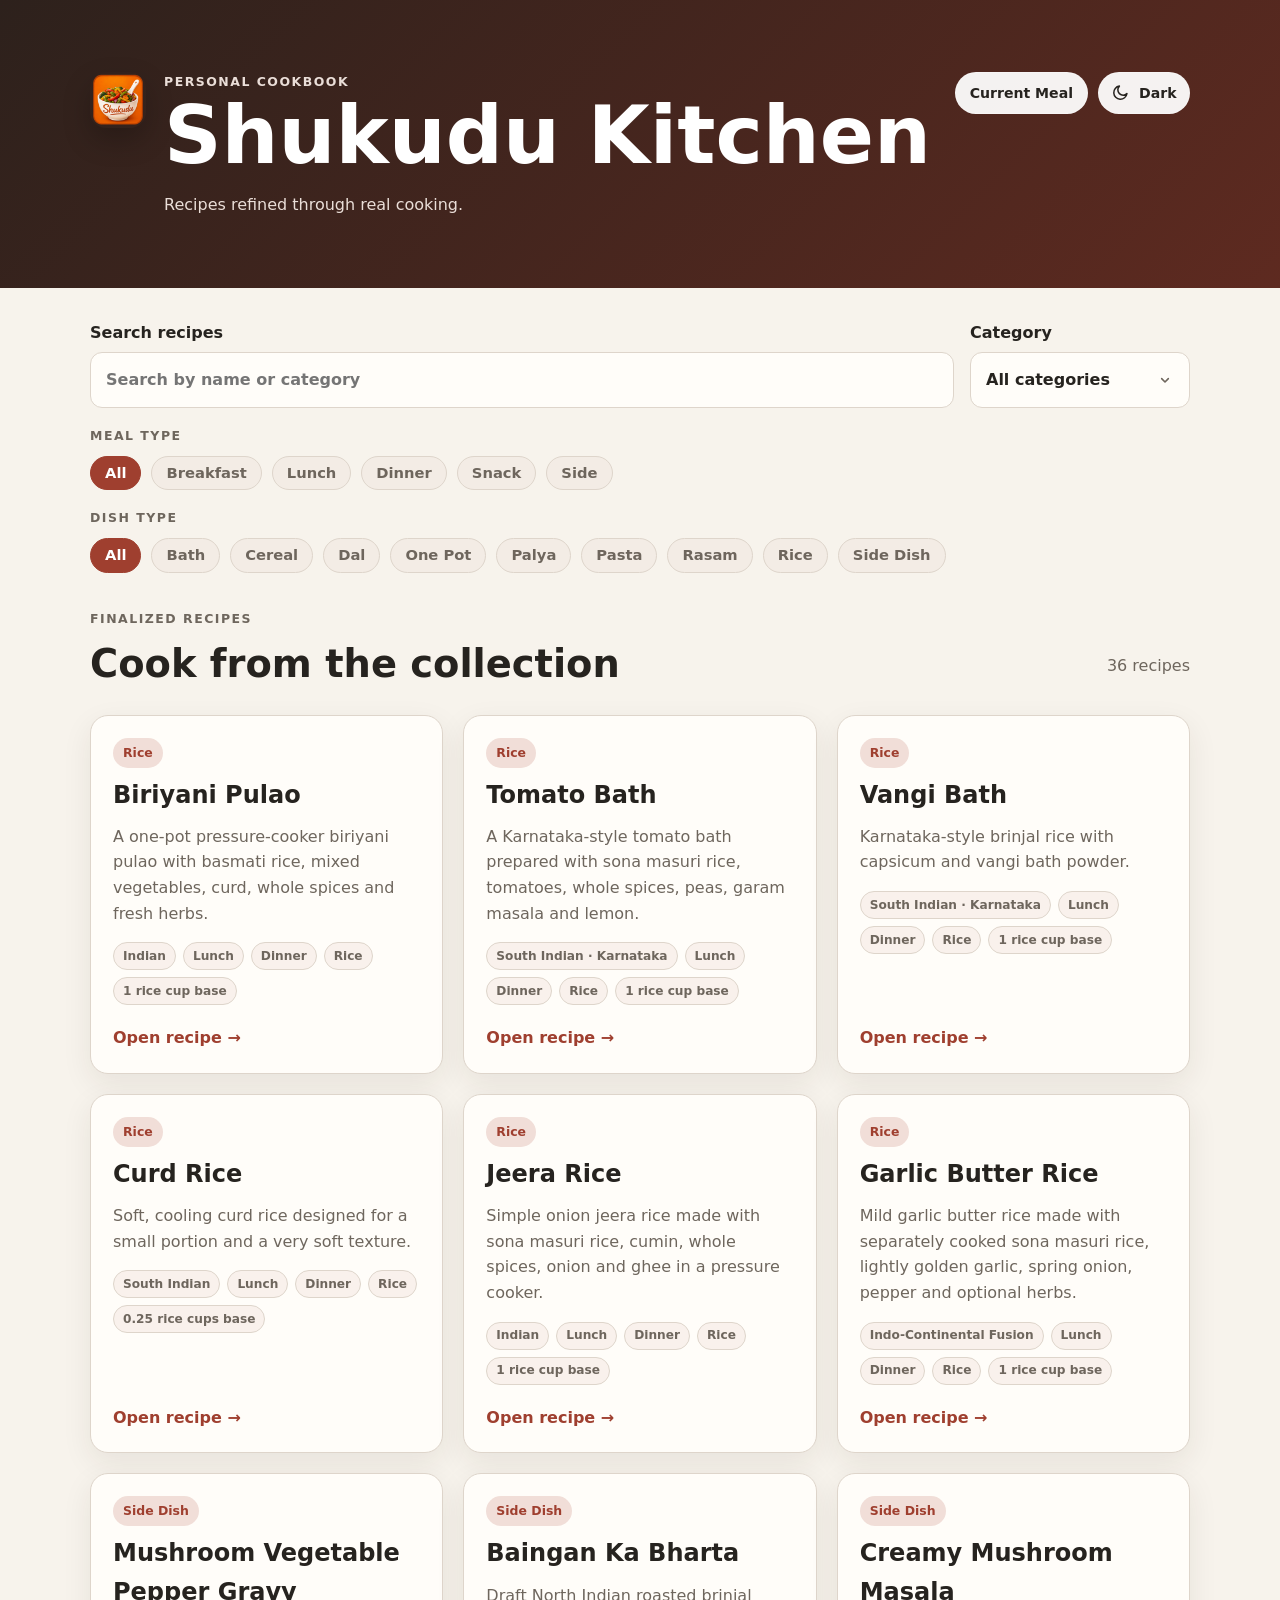
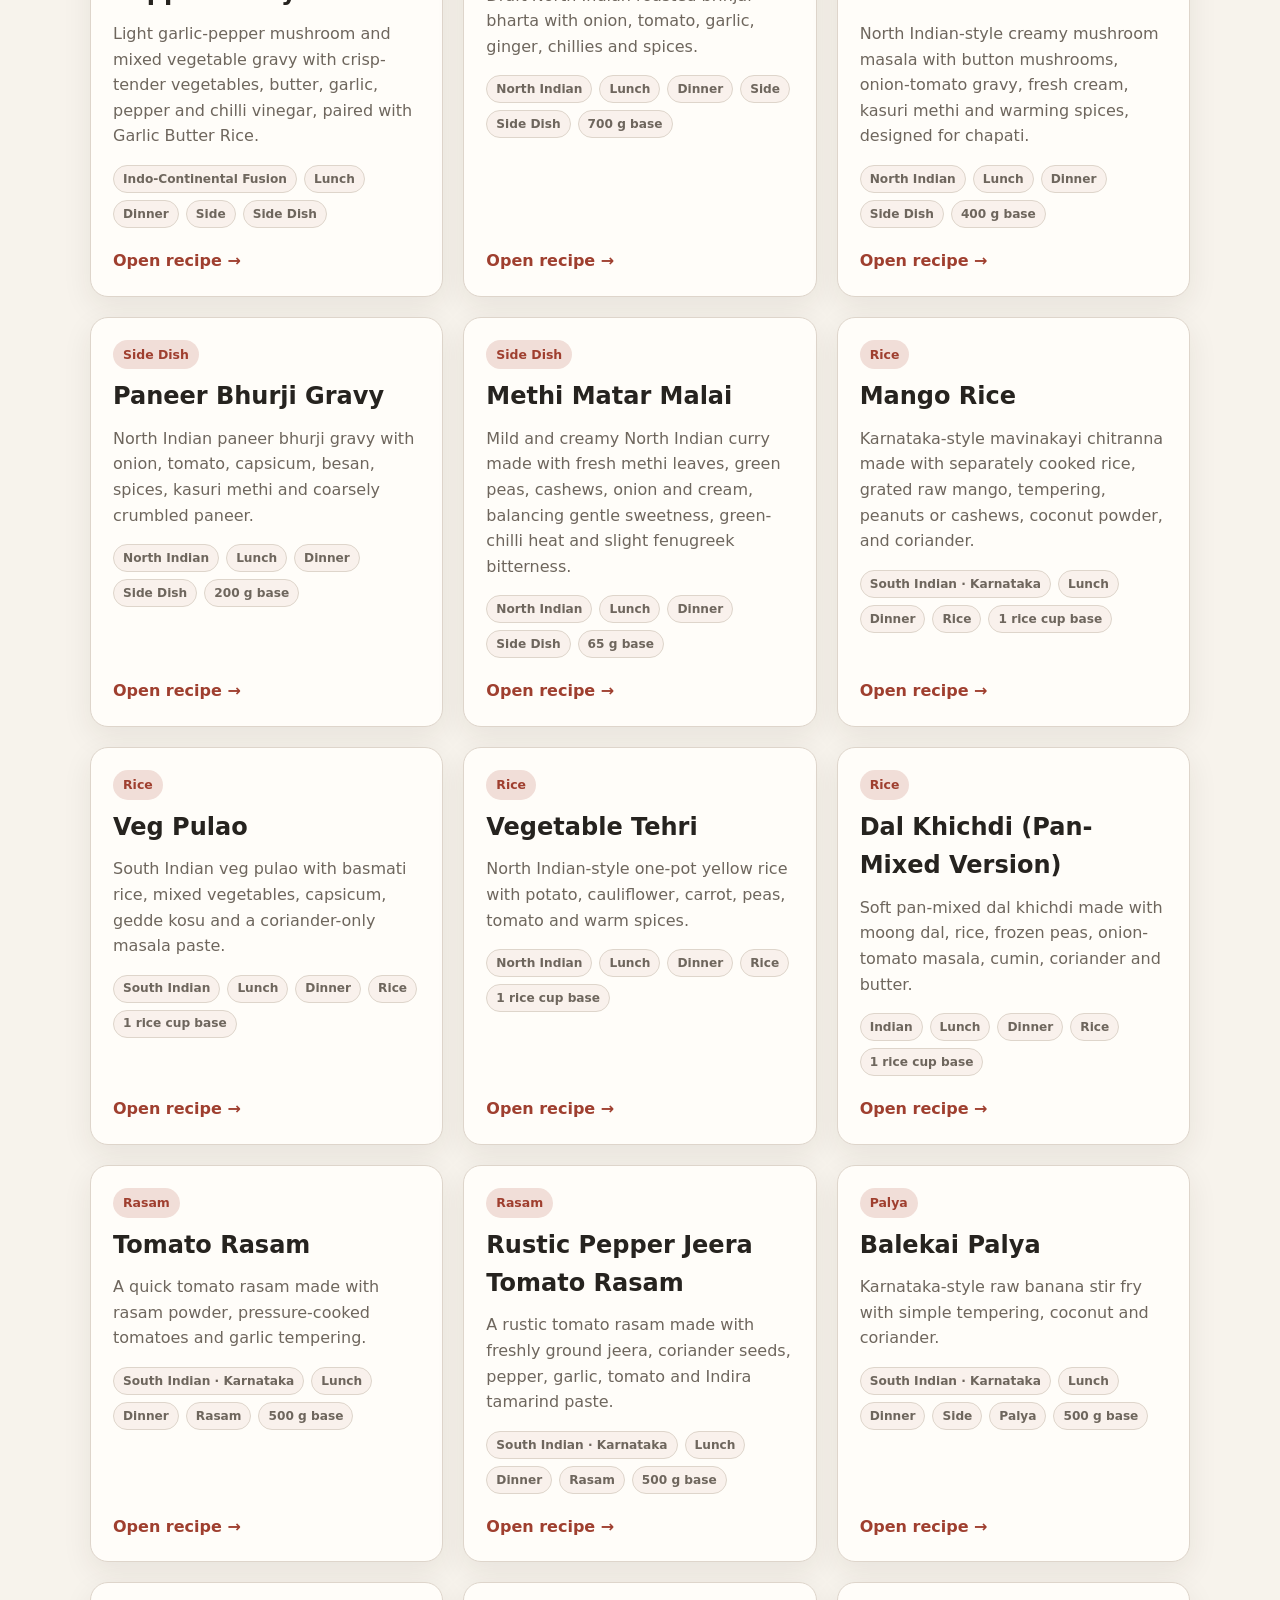
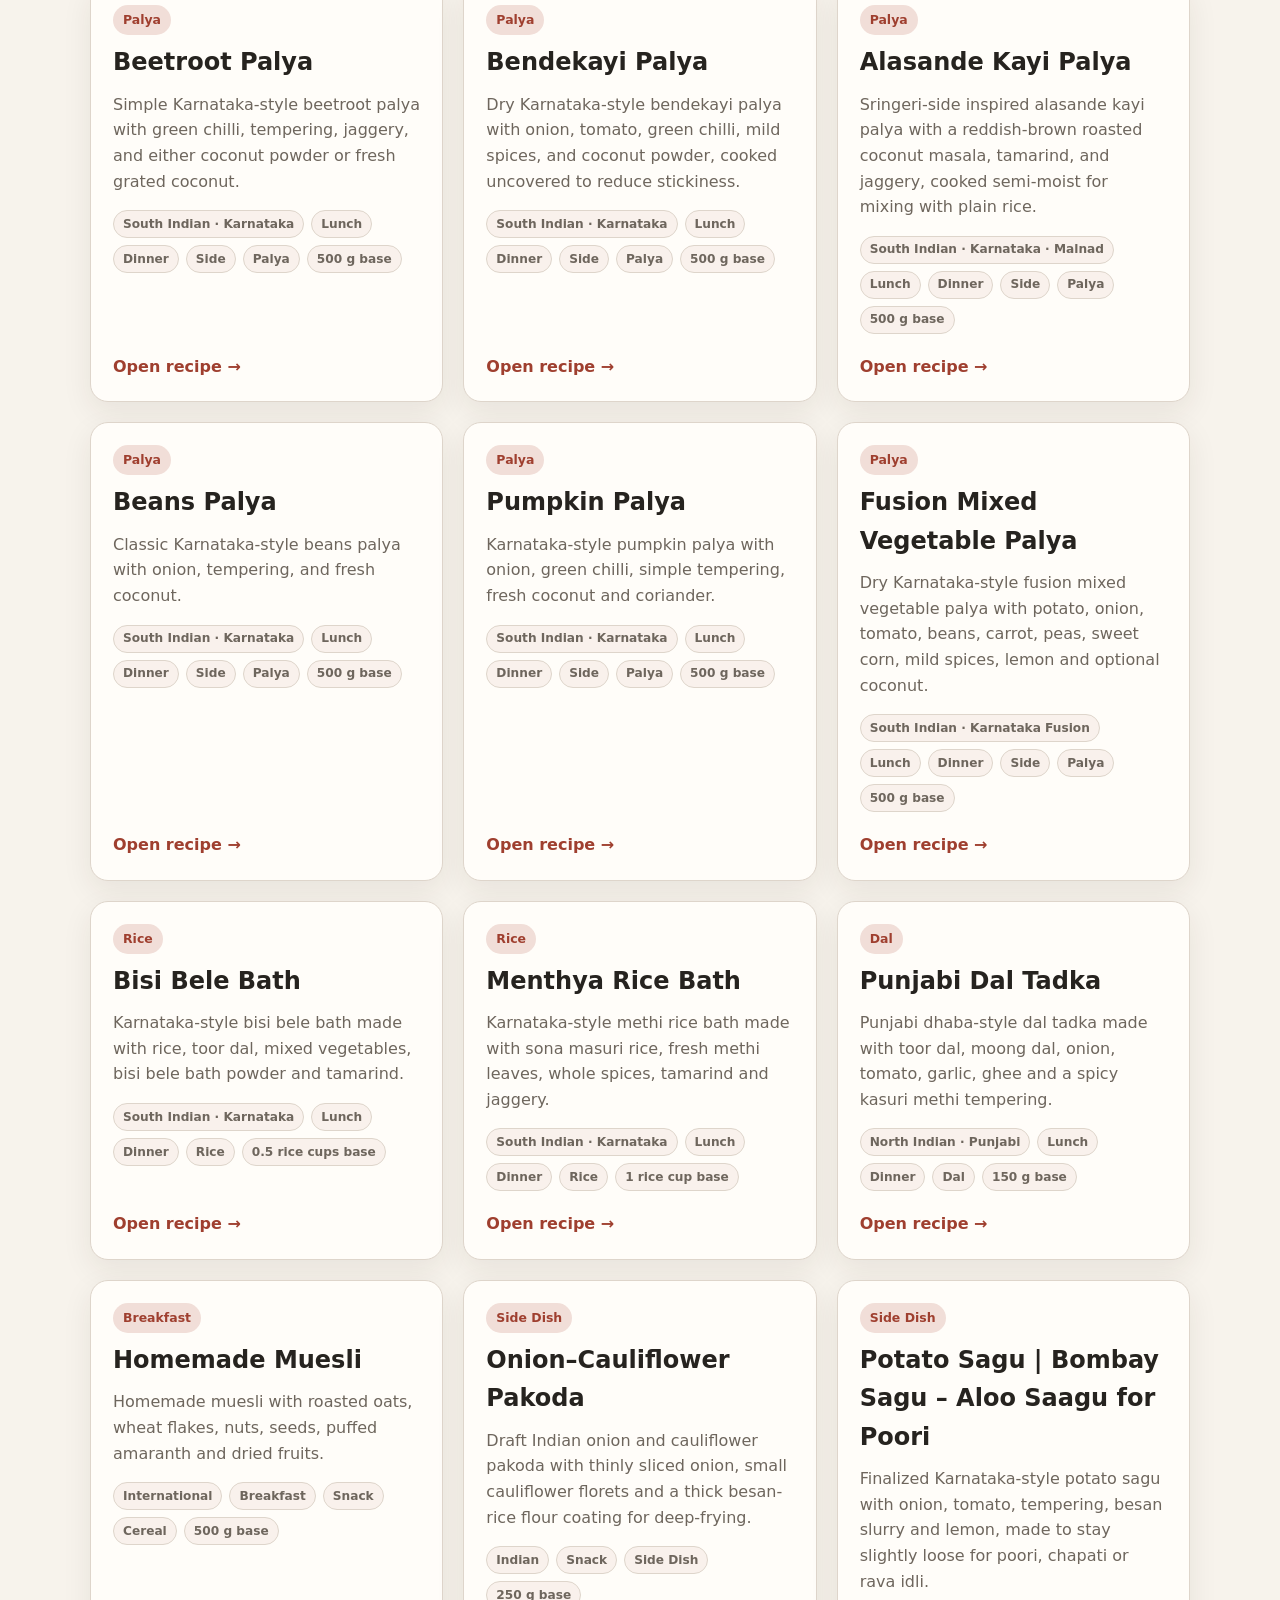
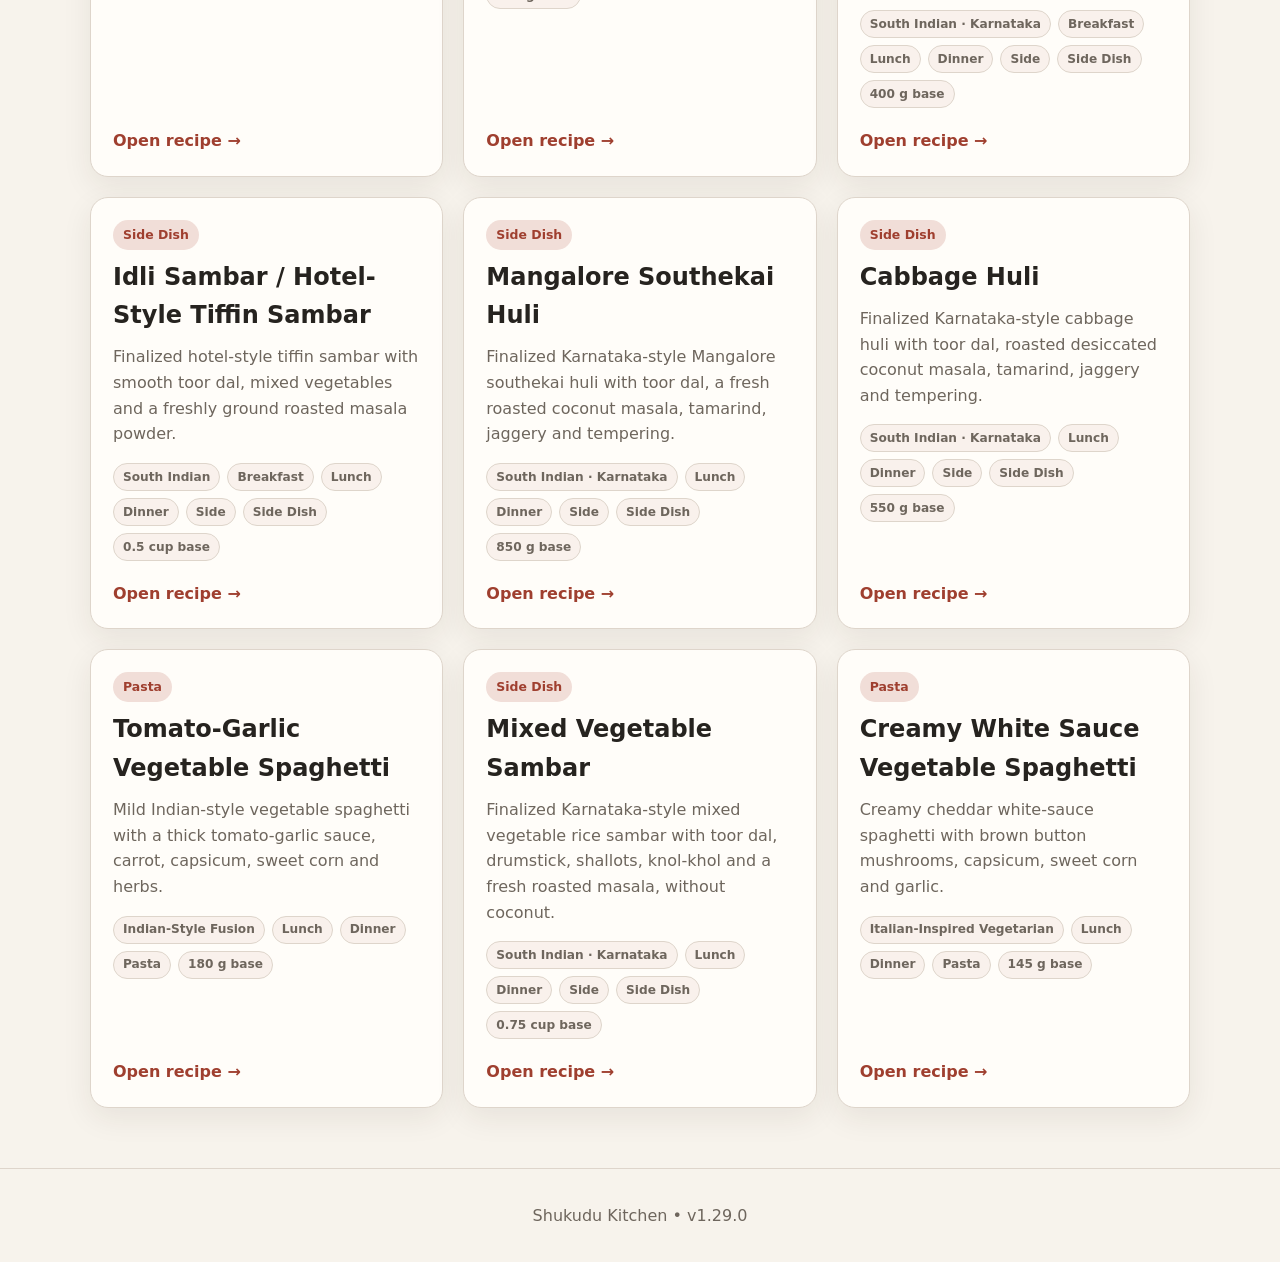
<file: index.html>
<!DOCTYPE html>
<html lang="en">
<head>
  <meta charset="UTF-8">
  <meta name="viewport" content="width=device-width, initial-scale=1.0">
  <meta name="description" content="Shukudu Kitchen - recipes refined through real cooking.">
  <meta name="theme-color" content="#4B241C">
  <meta property="og:type" content="website">
  <meta property="og:site_name" content="Shukudu Kitchen">
  <meta property="og:title" content="Shukudu Kitchen">
  <meta property="og:description" content="Recipes refined through real cooking.">
  <meta property="og:url" content="https://2harsharaj.github.io/shukudu-kitchen/">
  <meta property="og:image" content="https://2harsharaj.github.io/shukudu-kitchen/icons/social-preview-v2.jpg">
  <meta property="og:image:secure_url" content="https://2harsharaj.github.io/shukudu-kitchen/icons/social-preview-v2.jpg">
  <meta property="og:image:type" content="image/jpeg">
  <meta property="og:image:width" content="1200">
  <meta property="og:image:height" content="630">
  <meta property="og:image:alt" content="Shukudu Kitchen — Recipes refined through real cooking.">
  <meta name="twitter:card" content="summary_large_image">
  <meta name="twitter:title" content="Shukudu Kitchen">
  <meta name="twitter:description" content="Recipes refined through real cooking.">
  <meta name="twitter:image" content="https://2harsharaj.github.io/shukudu-kitchen/icons/social-preview-v2.jpg">
  <meta name="twitter:image:alt" content="Shukudu Kitchen — Recipes refined through real cooking.">
  <title>Shukudu Kitchen</title>
  <link rel="canonical" href="https://2harsharaj.github.io/shukudu-kitchen/">
  <link rel="manifest" href="manifest.webmanifest">
  <link rel="apple-touch-icon" href="icons/apple-touch-icon.png">
  <link rel="icon" type="image/png" sizes="32x32" href="icons/favicon-32.png">
  <link rel="icon" type="image/png" sizes="16x16" href="icons/favicon-16.png">
  <link rel="stylesheet" href="style.css?v=1.19.5">
  <link rel="stylesheet" href="brand.css?v=1.15.1">
  <link rel="stylesheet" href="theme.css?v=1.19.5">
  <link rel="stylesheet" href="theme-toggle-fix.css?v=1.19.5">
  <link rel="stylesheet" href="homepage-filters.css?v=1.17.2">
  <script src="theme.js?v=1.15.1"></script>
</head>
<body>
  <header class="site-header">
    <div class="container site-header-row">
      <div class="brand-lockup site-header-copy">
        <img class="brand-icon" src="icons/icon-192.png" alt="" aria-hidden="true">
        <div>
          <p class="eyebrow">Personal cookbook</p>
          <h1>Shukudu Kitchen</h1>
          <p class="subtitle">Recipes refined through real cooking.</p>
        </div>
      </div>
      <div class="header-actions">
        <nav class="top-nav" aria-label="Primary navigation">
          <a class="nav-pill" href="current-meal.html" data-current-meal-link>Current Meal</a>
        </nav>
        <div class="theme-toggle-host" data-theme-toggle-host></div>
      </div>
    </div>
  </header>

  <main class="container">
    <section class="controls" aria-label="Recipe controls">
      <label>
        <span>Search recipes</span>
        <input id="searchInput" type="search" placeholder="Search by name or category">
      </label>

      <label>
        <span>Category</span>
        <select id="categoryFilter">
          <option value="all">All categories</option>
        </select>
      </label>
    </section>

    <section class="meal-filter-panel" aria-label="Meal type filters">
      <div>
        <p class="eyebrow">Meal type</p>
        <div id="mealTypeFilter" class="filter-chips" role="group" aria-label="Filter recipes by meal type"></div>
      </div>
    </section>

    <section>
      <div class="section-heading">
        <div>
          <p class="eyebrow">Finalized recipes</p>
          <h2>Cook from the collection</h2>
        </div>
        <p id="recipeCount" class="recipe-count"></p>
      </div>

      <div id="recipeGrid" class="recipe-grid" aria-live="polite"></div>
      <p id="emptyState" class="empty-state" hidden>No recipes match your search.</p>
    </section>
  </main>

  <footer class="site-footer">
    <div class="container" style="text-align: center;">Shukudu Kitchen &bull; <span data-site-version></span></div>
  </footer>

  <script src="site-version.js?v=1.20.14"></script>
  <script src="meal-state.js?v=1.19.4"></script>
  <script src="script.js?v=1.19.4"></script>
</body>
</html>
</file>
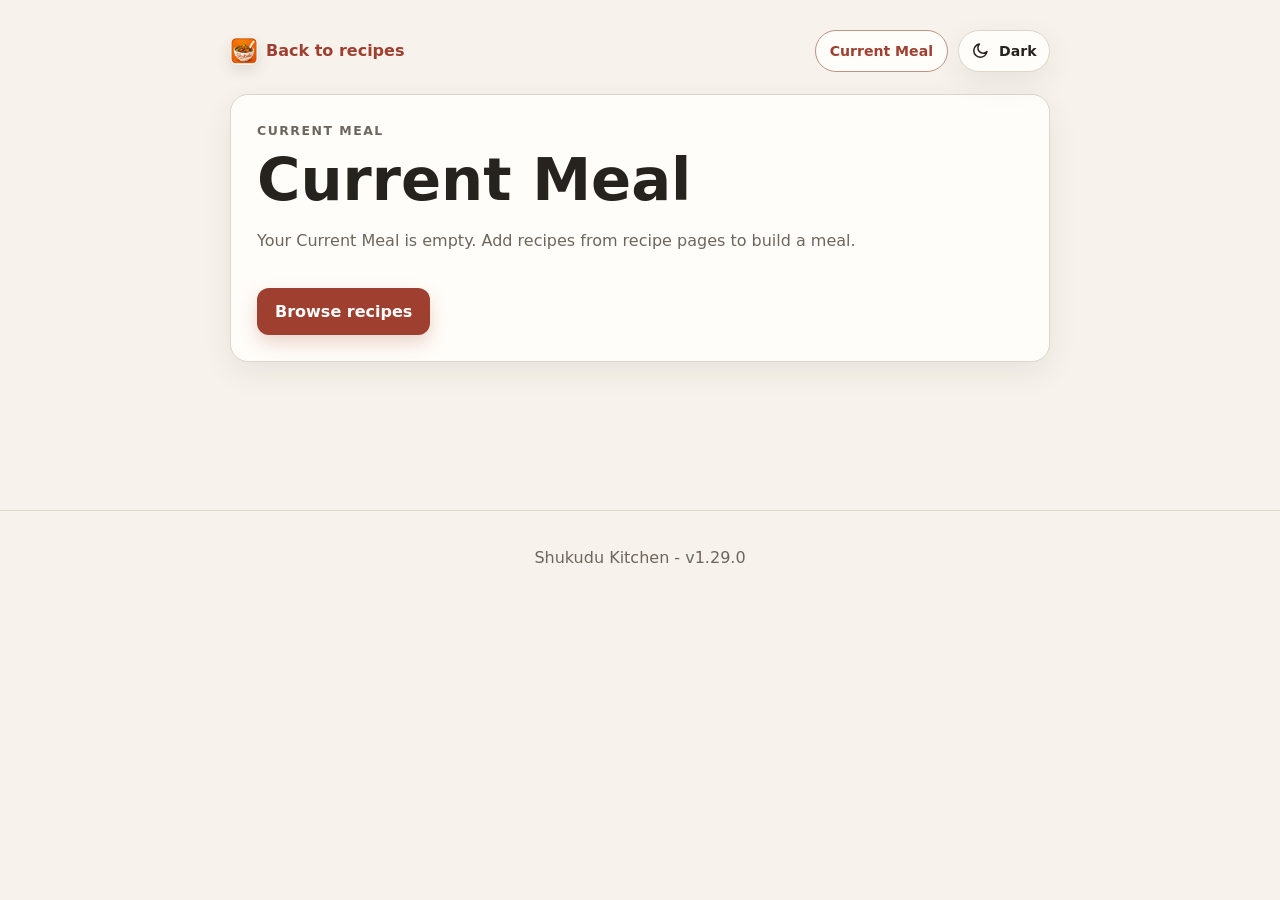
<file: current-meal.html>
<!DOCTYPE html>
<html lang="en">
<head>
  <meta charset="UTF-8">
  <meta name="viewport" content="width=device-width, initial-scale=1.0">
  <meta name="description" content="Current Meal from Shukudu Kitchen">
  <meta name="theme-color" content="#2A1D18">
  <title>Current Meal | Shukudu Kitchen</title>
  <link rel="manifest" href="manifest.webmanifest">
  <link rel="apple-touch-icon" href="icons/apple-touch-icon.png">
  <link rel="icon" type="image/png" sizes="32x32" href="icons/favicon-32.png">
  <link rel="icon" type="image/png" sizes="16x16" href="icons/favicon-16.png">
  <link rel="stylesheet" href="style.css?v=1.19.5">
  <link rel="stylesheet" href="brand.css?v=1.15.1">
  <link rel="stylesheet" href="theme.css?v=1.19.5">
  <link rel="stylesheet" href="theme-toggle-fix.css?v=1.19.5">
  <script src="theme.js?v=1.15.1"></script>
</head>
<body>
  <main class="container recipe-page">
    <div class="recipe-shell">
      <div class="recipe-topbar">
        <nav class="top-nav" aria-label="Primary navigation">
          <a class="back-link recipe-brand-link" href="index.html"><img class="brand-icon" src="icons/icon-192.png" alt="" aria-hidden="true">Back to recipes</a>
        </nav>
        <div class="header-actions">
          <nav class="top-nav" aria-label="Current Meal navigation">
            <a class="nav-pill is-active" href="current-meal.html" data-current-meal-link>Current Meal</a>
          </nav>
          <div class="theme-toggle-host" data-theme-toggle-host></div>
        </div>
      </div>
      <div id="currentMealContent" aria-live="polite"></div>
    </div>
  </main>

  <footer class="site-footer">
    <div class="container" style="text-align: center;">Shukudu Kitchen - <span data-site-version></span></div>
  </footer>

  <script src="site-version.js?v=1.20.14"></script>
  <script src="meal-state.js?v=1.19.4"></script>
  <script src="current-meal.js?v=1.19.4"></script>
</body>
</html>
</file>
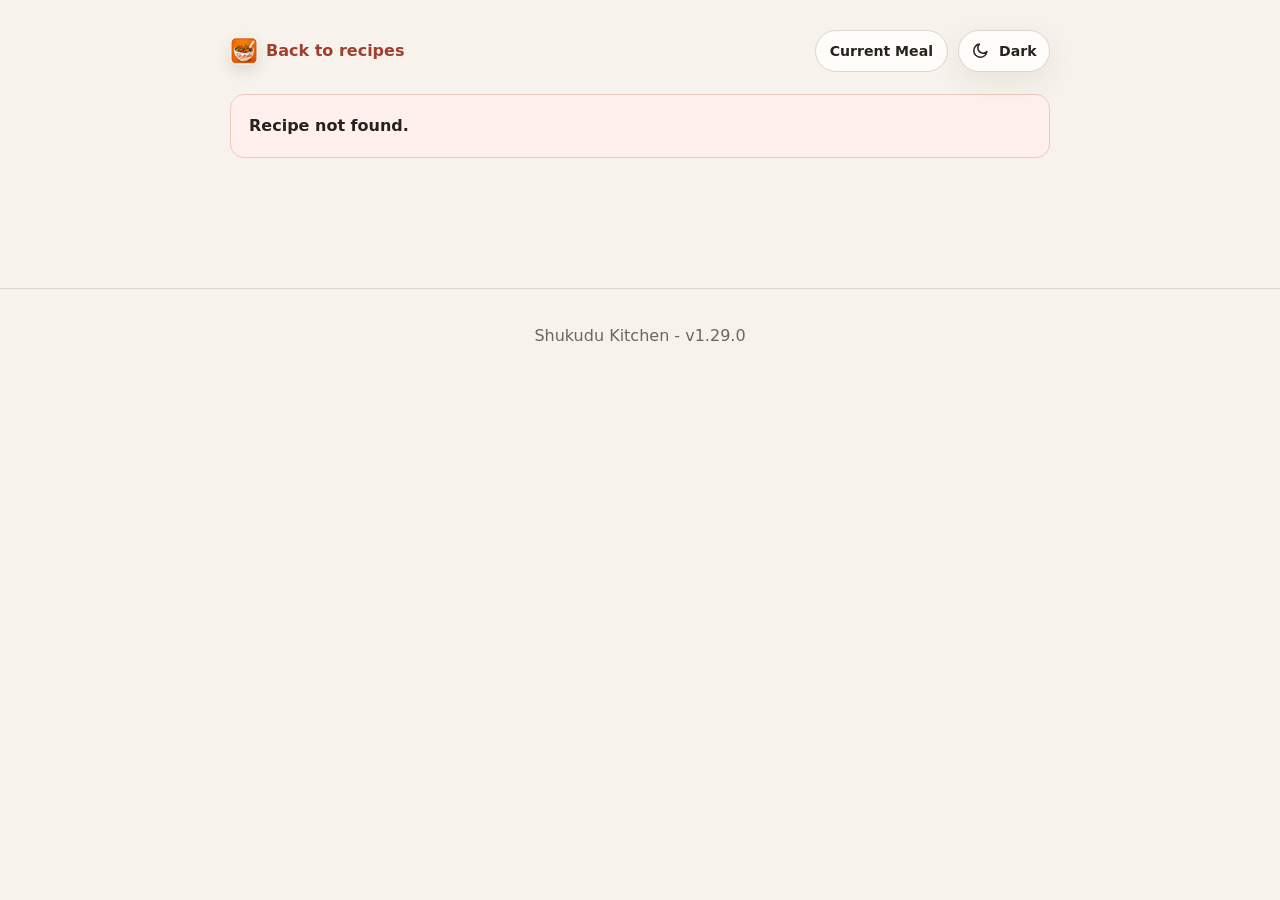
<file: recipe.html>
<!DOCTYPE html>
<html lang="en">
<head>
  <meta charset="UTF-8">
  <meta name="viewport" content="width=device-width, initial-scale=1.0">
  <meta name="description" content="Recipe from Shukudu Kitchen">
  <meta name="theme-color" content="#2A1D18">
  <title>Recipe | Shukudu Kitchen</title>
  <link rel="manifest" href="manifest.webmanifest">
  <link rel="apple-touch-icon" href="icons/apple-touch-icon.png">
  <link rel="icon" type="image/png" sizes="32x32" href="icons/favicon-32.png">
  <link rel="icon" type="image/png" sizes="16x16" href="icons/favicon-16.png">
  <link rel="stylesheet" href="style.css?v=1.19.5">
  <link rel="stylesheet" href="brand.css?v=1.15.1">
  <link rel="stylesheet" href="recipe-scaling.css?v=1.15.1">
  <link rel="stylesheet" href="wake-lock.css?v=1.15.1">
  <link rel="stylesheet" href="theme.css?v=1.19.5">
  <link rel="stylesheet" href="theme-toggle-fix.css?v=1.19.5">
  <link rel="stylesheet" href="recipe-pairings.css?v=1.16.3">
  <script src="theme.js?v=1.15.1"></script>
</head>
<body>
  <main class="container recipe-page">
    <div class="recipe-shell">
      <div class="recipe-topbar">
        <nav class="top-nav" aria-label="Primary navigation">
          <a class="back-link recipe-brand-link" href="index.html"><img class="brand-icon" src="icons/icon-192.png" alt="" aria-hidden="true">Back to recipes</a>
        </nav>
        <div class="header-actions">
          <nav class="top-nav" aria-label="Current Meal navigation">
            <a class="nav-pill" href="current-meal.html" data-current-meal-link>Current Meal</a>
          </nav>
          <div class="theme-toggle-host" data-theme-toggle-host></div>
        </div>
      </div>
      <div id="recipeContent" aria-live="polite"></div>
    </div>
  </main>

  <footer class="site-footer">
    <div class="container" style="text-align: center;">Shukudu Kitchen - <span data-site-version></span></div>
  </footer>

  <script src="site-version.js?v=1.20.14"></script>
  <script src="meal-state.js?v=1.19.4"></script>
  <script src="recipe.js?v=1.19.4"></script>
  <script src="recipe-scaling.js?v=1.15.1"></script>
  <script src="recipe-pairings.js?v=1.15.5"></script>
  <script src="wake-lock.js?v=1.15.1"></script>
</body>
</html>
</file>
<file: style.css>
:root {
  --bg: #f7f3ec;
  --surface: #fffdf9;
  --text: #26231f;
  --muted: #6e665d;
  --accent: #9f3f2f;
  --accent-soft: #f1ded8;
  --border: #ded5cb;
  --shadow: 0 10px 30px rgba(46, 34, 24, 0.08);
}

* {
  box-sizing: border-box;
}

body {
  margin: 0;
  font-family: Inter, ui-sans-serif, system-ui, -apple-system, BlinkMacSystemFont, "Segoe UI", sans-serif;
  color: var(--text);
  background: var(--bg);
  line-height: 1.6;
}

a {
  color: inherit;
}

button,
input,
select {
  font: inherit;
}

button {
  border: 0;
}

.container {
  width: min(1100px, calc(100% - 32px));
  margin: 0 auto;
}

.site-header {
  padding: 72px 0 54px;
  background: linear-gradient(135deg, #2d211c, #5e2a20);
  color: #fff;
}

.site-header h1 {
  margin: 4px 0 8px;
  font-size: clamp(2.5rem, 7vw, 5rem);
  line-height: 1;
}

.subtitle,
.eyebrow,
.recipe-count,
.empty-state,
.meta {
  color: var(--muted);
}

.site-header .subtitle,
.site-header .eyebrow {
  color: #eaded8;
}

.eyebrow {
  margin: 0;
  text-transform: uppercase;
  letter-spacing: 0.12em;
  font-size: 0.78rem;
  font-weight: 700;
}

.controls {
  display: grid;
  grid-template-columns: 1fr 220px;
  gap: 16px;
  margin: 32px 0 42px;
}

.controls label {
  display: grid;
  gap: 7px;
  font-weight: 700;
}

input[type="search"],
select {
  width: 100%;
  padding: 14px 15px;
  border: 1px solid var(--border);
  border-radius: 12px;
  background: var(--surface);
  color: var(--text);
}

.section-heading {
  display: flex;
  justify-content: space-between;
  align-items: end;
  gap: 16px;
  margin-bottom: 20px;
}

.section-heading h2 {
  margin: 4px 0 0;
  font-size: clamp(1.6rem, 4vw, 2.4rem);
}

.recipe-grid {
  display: grid;
  grid-template-columns: repeat(3, minmax(0, 1fr));
  gap: 20px;
}

.recipe-card {
  display: flex;
  min-height: 250px;
  flex-direction: column;
  justify-content: space-between;
  padding: 22px;
  border: 1px solid var(--border);
  border-radius: 18px;
  background: var(--surface);
  box-shadow: var(--shadow);
  text-decoration: none;
  transition: transform 0.18s ease, box-shadow 0.18s ease;
}

.recipe-card:hover {
  transform: translateY(-3px);
  box-shadow: 0 16px 36px rgba(46, 34, 24, 0.12);
}

.recipe-card h3 {
  margin: 8px 0 10px;
  font-size: 1.5rem;
}

.recipe-card p {
  margin: 0;
  color: var(--muted);
}

.recipe-card-meta {
  display: flex;
  flex-wrap: wrap;
  gap: 7px;
  margin-top: 16px;
}

.recipe-card-meta span {
  display: inline-flex;
  align-items: center;
  min-height: 28px;
  padding: 4px 9px;
  border: 1px solid var(--border);
  border-radius: 999px;
  background: rgba(159, 63, 47, 0.06);
  color: var(--muted);
  font-size: 0.76rem;
  font-weight: 700;
  line-height: 1.2;
}

.tag {
  display: inline-flex;
  width: fit-content;
  padding: 5px 10px;
  border-radius: 999px;
  background: var(--accent-soft);
  color: var(--accent);
  font-size: 0.78rem;
  font-weight: 700;
}

.card-link {
  margin-top: 20px;
  color: var(--accent);
  font-weight: 700;
}

.recipe-page {
  padding: 30px 0 70px;
}

.recipe-shell {
  max-width: 820px;
  margin: 0 auto;
}

.back-link {
  display: inline-block;
  margin-bottom: 22px;
  color: var(--accent);
  text-decoration: none;
  font-weight: 700;
}

.recipe-hero,
.recipe-section,
.scale-panel {
  padding: 26px;
  margin-bottom: 18px;
  border: 1px solid var(--border);
  border-radius: 18px;
  background: var(--surface);
  box-shadow: var(--shadow);
}

.recipe-hero h1 {
  margin: 7px 0 10px;
  font-size: clamp(2rem, 6vw, 3.7rem);
  line-height: 1.08;
}

.primary-button,
.secondary-button,
.icon-button,
.complete-step-button,
.scale-button {
  display: inline-flex;
  align-items: center;
  justify-content: center;
  border-radius: 12px;
  font-weight: 700;
  cursor: pointer;
  transition: transform 0.18s ease, box-shadow 0.18s ease, background 0.18s ease, color 0.18s ease, border-color 0.18s ease;
}

.primary-button {
  min-height: 46px;
  padding: 11px 18px;
  background: var(--accent);
  color: #fff;
  box-shadow: 0 8px 18px rgba(159, 63, 47, 0.22);
}

.primary-button,
.secondary-button {
  text-decoration: none;
}

.primary-button:hover {
  transform: translateY(-1px);
  box-shadow: 0 12px 24px rgba(159, 63, 47, 0.28);
}

.secondary-button {
  min-height: 46px;
  padding: 11px 18px;
  border: 1px solid var(--border);
  background: #f4eee7;
  color: var(--text);
}

.secondary-button:hover {
  background: #ece2d8;
}

.primary-button:disabled,
.secondary-button:disabled {
  cursor: not-allowed;
  opacity: 0.45;
  transform: none;
  box-shadow: none;
}

.icon-button {
  width: 42px;
  height: 42px;
  background: #f3ece5;
  color: var(--text);
  font-size: 1.6rem;
  line-height: 1;
}

.icon-button:hover {
  background: #eaded4;
}

.complete-step-button {
  width: 100%;
  min-height: 46px;
  margin-top: 22px;
  padding: 11px 18px;
  border: 1px solid #d8c4b8;
  background: var(--accent-soft);
  color: var(--accent);
}

.complete-step-button:hover {
  transform: translateY(-1px);
  background: #ead4cc;
  box-shadow: 0 8px 18px rgba(159, 63, 47, 0.12);
}

.complete-step-button.is-complete {
  border-color: var(--accent);
  background: var(--accent);
  color: #fff;
  box-shadow: 0 8px 18px rgba(159, 63, 47, 0.22);
}

.recipe-hero > .primary-button {
  margin-top: 18px;
}

.scale-panel {
  display: flex;
  align-items: center;
  justify-content: space-between;
  gap: 24px;
}

.scale-current {
  margin: 7px 0 0;
  color: var(--muted);
}

.scale-options {
  display: flex;
  flex-wrap: wrap;
  justify-content: flex-end;
  gap: 10px;
}

.household-selector {
  display: grid;
  gap: 18px;
  margin-top: 22px;
  padding-top: 20px;
  border-top: 1px solid var(--border);
}

.household-selector-controls {
  display: grid;
  gap: 16px;
}

.household-control {
  display: grid;
  grid-template-columns: minmax(84px, max-content) minmax(0, 1fr);
  align-items: center;
  gap: 14px;
}

.household-label {
  margin: 0;
  color: var(--muted);
  font-weight: 700;
}

.household-options {
  justify-content: flex-start;
}

.scale-button {
  min-width: 58px;
  min-height: 42px;
  padding: 9px 14px;
  border: 1px solid var(--border);
  background: #f3ece5;
  color: var(--muted);
}

.scale-button:hover {
  transform: translateY(-1px);
  border-color: #d8c4b8;
  color: var(--accent);
  background: #efe2da;
}

.scale-button.is-active {
  border-color: var(--accent);
  background: var(--accent);
  color: #fff;
  box-shadow: 0 8px 18px rgba(159, 63, 47, 0.22);
}

.section-nav {
  position: sticky;
  top: 0;
  z-index: 20;
  display: flex;
  gap: 10px;
  margin: 0 0 18px;
  padding: 12px;
  overflow-x: auto;
  border: 1px solid var(--border);
  border-radius: 16px;
  background: rgba(255, 253, 249, 0.96);
  box-shadow: var(--shadow);
  backdrop-filter: blur(10px);
  scrollbar-width: none;
}

.section-nav::-webkit-scrollbar {
  display: none;
}

.section-nav a {
  flex: 0 0 auto;
  padding: 9px 14px;
  border: 1px solid transparent;
  border-radius: 999px;
  background: #f3ece5;
  color: var(--muted);
  font-size: 0.92rem;
  font-weight: 700;
  line-height: 1;
  text-decoration: none;
  transition: background 0.18s ease, color 0.18s ease, border-color 0.18s ease, transform 0.18s ease;
}

.section-nav a:hover {
  color: var(--accent);
  border-color: #d8c4b8;
  transform: translateY(-1px);
}

.section-nav a.is-active {
  background: var(--accent);
  color: #fff;
  border-color: var(--accent);
}

.anchor-section {
  scroll-margin-top: 92px;
}

.recipe-section h2 {
  margin-top: 0;
  padding-bottom: 10px;
  border-bottom: 1px solid var(--border);
}

.recipe-section h3 {
  margin: 26px 0 12px;
}

.recipe-section ul,
.recipe-section ol {
  padding-left: 1.4rem;
}

.recipe-section li {
  margin-bottom: 9px;
}

.section-title-row {
  display: flex;
  align-items: center;
  justify-content: space-between;
  gap: 16px;
  padding-bottom: 10px;
  border-bottom: 1px solid var(--border);
}

.section-title-row h2 {
  margin: 0;
  padding: 0;
  border: 0;
}

.text-button {
  border: 0;
  padding: 0;
  background: transparent;
  color: var(--accent);
  font-weight: 700;
  cursor: pointer;
}

.text-button:hover {
  text-decoration: underline;
}

.checklist {
  display: grid;
  gap: 8px;
  margin: 0;
  padding: 0 !important;
  list-style: none;
}

.ingredient-item {
  margin: 0 !important;
}

.ingredient-check {
  display: grid;
  grid-template-columns: 24px minmax(0, 1fr);
  align-items: start;
  gap: 12px;
  min-height: 48px;
  padding: 12px 14px;
  border: 1px solid var(--border);
  border-radius: 12px;
  background: #fffaf4;
  cursor: pointer;
  transition: background 0.18s ease, border-color 0.18s ease, opacity 0.18s ease;
}

.ingredient-check:hover {
  background: #fff5ec;
  border-color: #cdbcb0;
}

.ingredient-check input[type="checkbox"] {
  width: 20px;
  height: 20px;
  margin: 2px 0 0;
  accent-color: var(--accent);
  cursor: pointer;
}

.ingredient-check span {
  display: block;
  line-height: 1.45;
}

.ingredient-item.is-complete .ingredient-check {
  background: #f1ede7;
  opacity: 0.72;
}

.ingredient-item.is-complete .ingredient-check span {
  text-decoration: line-through;
  color: var(--muted);
}

.details-grid {
  display: grid;
  grid-template-columns: repeat(2, minmax(0, 1fr));
  gap: 10px 20px;
}

.detail-label {
  font-weight: 700;
}

.cooking-mode[hidden] {
  display: none;
}

.cooking-mode {
  position: fixed;
  inset: 0;
  z-index: 100;
  display: grid;
  place-items: center;
  padding: 20px;
  background: rgba(38, 35, 31, 0.62);
  backdrop-filter: blur(8px);
}

.cooking-mode-open {
  overflow: hidden;
}

.cooking-panel {
  width: min(760px, 100%);
  max-height: calc(100vh - 40px);
  display: flex;
  flex-direction: column;
  gap: 22px;
  padding: 28px;
  overflow: auto;
  border: 1px solid var(--border);
  border-radius: 22px;
  background: var(--surface);
  box-shadow: 0 30px 80px rgba(0, 0, 0, 0.25);
}

.cooking-topbar {
  display: flex;
  align-items: flex-start;
  justify-content: space-between;
  gap: 18px;
}

.cooking-topbar h2 {
  margin: 4px 0 0;
  font-size: clamp(1.8rem, 5vw, 3rem);
  line-height: 1.1;
}

.cooking-progress {
  height: 10px;
  overflow: hidden;
  border-radius: 999px;
  background: #eadfd7;
}

.cooking-progress span {
  display: block;
  width: 0;
  height: 100%;
  border-radius: inherit;
  background: var(--accent);
  transition: width 0.24s ease;
}

.cooking-step-card {
  min-height: 260px;
  display: flex;
  flex-direction: column;
  justify-content: center;
  padding: 30px;
  border: 1px solid var(--border);
  border-radius: 18px;
  background: #fffaf4;
}

.cooking-step-label {
  margin: 0 0 14px;
  color: var(--accent);
  font-size: 0.9rem;
  font-weight: 800;
  letter-spacing: 0.08em;
  text-transform: uppercase;
}

.cooking-step-text {
  margin: 0;
  font-size: clamp(1.35rem, 3vw, 2rem);
  line-height: 1.45;
}

.cooking-actions {
  display: flex;
  justify-content: space-between;
  gap: 14px;
}

.cooking-actions .primary-button,
.cooking-actions .secondary-button {
  min-width: 130px;
}

.site-footer {
  padding: 34px 0;
  margin-top: 60px;
  border-top: 1px solid var(--border);
  color: var(--muted);
}

.error-box {
  padding: 18px;
  border-radius: 14px;
  background: #fff0ed;
  border: 1px solid #efc9c0;
}

@media (max-width: 760px) {
  .household-control {
    grid-template-columns: 1fr;
    gap: 8px;
  }

  .household-options {
    justify-content: flex-start;
  }

  .site-header {
    padding: 52px 0 42px;
  }

  .controls,
  .recipe-grid,
  .details-grid {
    grid-template-columns: 1fr;
  }

  .section-heading {
    align-items: start;
    flex-direction: column;
  }

  .recipe-card {
    min-height: 220px;
  }

  .recipe-hero,
  .recipe-section,
  .scale-panel {
    padding: 20px;
    border-radius: 14px;
  }

  .recipe-hero .primary-button {
    width: 100%;
  }

  .scale-panel {
    align-items: flex-start;
    flex-direction: column;
    gap: 16px;
  }

  .scale-options {
    width: 100%;
    justify-content: flex-start;
    flex-wrap: nowrap;
    overflow-x: auto;
    padding-bottom: 4px;
    scrollbar-width: none;
  }

  .scale-options::-webkit-scrollbar {
    display: none;
  }

  .scale-button {
    flex: 0 0 auto;
  }

  .section-nav {
    margin-left: -4px;
    margin-right: -4px;
    padding: 10px;
    border-radius: 14px;
  }

  .section-nav a {
    padding: 9px 13px;
    font-size: 0.88rem;
  }

  .section-title-row {
    align-items: flex-start;
    flex-direction: column;
    gap: 6px;
  }

  .ingredient-check {
    min-height: 52px;
    padding: 13px 12px;
  }

  .cooking-mode {
    padding: 0;
    background: var(--bg);
  }

  .cooking-panel {
    width: 100%;
    min-height: 100dvh;
    max-height: 100dvh;
    padding: 22px 18px calc(18px + env(safe-area-inset-bottom));
    border: 0;
    border-radius: 0;
    box-shadow: none;
  }

  .cooking-step-card {
    min-height: 0;
    flex: 1;
    padding: 24px 20px;
  }

  .cooking-step-text {
    font-size: clamp(1.45rem, 6vw, 2rem);
  }

  .cooking-actions {
    position: sticky;
    bottom: 0;
    z-index: 5;
    margin: 0 -18px calc(-18px - env(safe-area-inset-bottom));
    padding: 12px 18px calc(18px + env(safe-area-inset-bottom));
    background: var(--surface);
    border-top: 1px solid var(--border);
    box-shadow: 0 -8px 20px rgba(46, 34, 24, 0.08);
  }

  .cooking-actions .primary-button,
  .cooking-actions .secondary-button {
    flex: 1;
    min-width: 0;
  }
}

.top-nav {
  display: flex;
  align-items: center;
  flex-wrap: wrap;
  gap: 10px;
}

.nav-pill {
  display: inline-flex;
  align-items: center;
  min-height: 38px;
  padding: 8px 13px;
  border: 1px solid var(--border);
  border-radius: 999px;
  background: var(--surface);
  color: var(--accent);
  font-size: 0.92rem;
  font-weight: 800;
  line-height: 1;
  text-decoration: none;
}

.nav-pill:hover,
.nav-pill.is-active {
  border-color: var(--accent);
  background: var(--accent);
  color: #fff;
}

.recipe-hero-actions,
.meal-actions,
.meal-item-actions {
  display: flex;
  align-items: center;
  flex-wrap: wrap;
  gap: 10px;
  margin-top: 18px;
}

.meal-add-button.is-active {
  border-color: color-mix(in srgb, var(--border) 72%, var(--accent));
  background: var(--surface);
  color: var(--text);
}

.meal-add-button.is-active:hover,
.meal-add-button.is-active:focus-visible {
  border-color: var(--accent);
  background: var(--accent-soft);
  color: var(--accent);
}

.meal-add-button.is-active:disabled {
  cursor: default;
  opacity: 1;
}

.current-meal-list {
  display: grid;
  gap: 14px;
}

.current-meal-item,
.meal-recipe-block {
  padding: 18px;
  border: 1px solid var(--border);
  border-radius: 14px;
  background: var(--surface);
}

.current-meal-item {
  display: grid;
  grid-template-columns: minmax(0, 1fr) auto;
  align-items: center;
  gap: 16px;
}

.current-meal-item h3,
.meal-recipe-block h3 {
  margin: 4px 0 6px;
}

.current-meal-item h3 a {
  color: var(--text);
  text-decoration: none;
  text-underline-offset: 0.18em;
}

.current-meal-item h3 a:hover,
.current-meal-item h3 a:focus-visible {
  color: var(--accent);
  text-decoration: underline;
}

.current-meal-item .text-button[data-remove] {
  color: var(--muted);
}

.current-meal-item .text-button[data-remove]:hover,
.current-meal-item .text-button[data-remove]:focus-visible {
  color: var(--accent);
  text-decoration: underline;
}

.prepare-meal-section .section-title-row {
  margin-bottom: 12px;
}

.meal-recipe-block + .meal-recipe-block {
  margin-top: 18px;
}

.meal-recipe-block h4 {
  margin: 20px 0 8px;
  color: var(--accent);
}

.meal-recipe-block h5 {
  margin: 14px 0 6px;
}

@media (max-width: 760px) {
  .top-nav,
  .recipe-hero-actions,
  .meal-actions,
  .meal-item-actions {
    align-items: stretch;
    flex-direction: column;
  }

  .nav-pill,
  .recipe-hero-actions .primary-button,
  .recipe-hero-actions .secondary-button,
  .meal-actions .primary-button,
  .meal-actions .secondary-button,
  .meal-item-actions .secondary-button {
    width: 100%;
  }

  .current-meal-item {
    grid-template-columns: 1fr;
  }
}
</file>
<file: brand.css>
.brand-lockup {
  display: flex;
  align-items: flex-start;
  gap: 18px;
}

.site-header-brand-icon {
  margin-top: 54px;
}

.brand-icon {
  width: 56px;
  height: 56px;
  flex: 0 0 auto;
  border-radius: 16px;
  object-fit: cover;
  box-shadow: 0 12px 28px rgba(0, 0, 0, 0.22);
}

.recipe-brand-link {
  display: inline-flex;
  align-items: center;
  gap: 8px;
  margin-bottom: 22px;
}

.recipe-brand-link .brand-icon {
  width: 28px;
  height: 28px;
  border-radius: 8px;
  box-shadow: 0 6px 14px rgba(46, 34, 24, 0.12);
}

@media (max-width: 760px) {
  .brand-lockup {
    flex-direction: column;
    gap: 14px;
  }

  .site-header-brand-icon {
    margin-top: 0;
  }

  .brand-icon {
    width: 52px;
    height: 52px;
    border-radius: 14px;
  }

  .recipe-brand-link .brand-icon {
    width: 26px;
    height: 26px;
    border-radius: 8px;
  }
}
</file>
<file: theme.css>
:root {
  color-scheme: light;
}

[data-theme="dark"] {
  color-scheme: dark;
  --bg: #151210;
  --surface: #211c19;
  --text: #f3ece6;
  --muted: #b8aca2;
  --accent: #e07a68;
  --accent-soft: #3a2420;
  --border: #433832;
  --shadow: 0 10px 30px rgba(0, 0, 0, 0.32);
}

.theme-toggle {
  position: fixed;
  top: 14px;
  right: 14px;
  z-index: 120;
  min-height: 42px;
  padding: 9px 13px;
  border: 1px solid var(--border);
  border-radius: 999px;
  background: var(--surface);
  color: var(--text);
  box-shadow: var(--shadow);
  font: inherit;
  font-weight: 700;
  cursor: pointer;
}

[data-theme="dark"] .secondary-button,
[data-theme="dark"] .nav-pill,
[data-theme="dark"] .icon-button,
[data-theme="dark"] .scale-button,
[data-theme="dark"] .section-nav a {
  background: #2b2420;
  color: var(--text);
}

[data-theme="dark"] .section-nav {
  background: #211c19;
}

[data-theme="dark"] .ingredient-check,
[data-theme="dark"] .cooking-step-card {
  background: #1c1815;
}

[data-theme="dark"] .ingredient-item.is-complete .ingredient-check {
  background: #28231f;
}

[data-theme="dark"] .cooking-progress {
  background: #493a33;
}

[data-theme="dark"] .error-box {
  background: #3a201d;
  border-color: #74443d;
}

@media (max-width: 760px) {
  .theme-toggle {
    top: 10px;
    right: 10px;
  }

  .theme-toggle-text {
    display: none;
  }
}
[data-theme="dark"] .nav-pill.is-active,
[data-theme="dark"] .nav-pill:hover {
  border-color: var(--accent);
  background: var(--accent);
  color: #fff;
}

[data-theme="dark"] .meal-add-button.is-active {
  border-color: color-mix(in srgb, var(--border) 72%, var(--accent));
  background: var(--surface);
  color: var(--text);
}

[data-theme="dark"] .meal-add-button.is-active:hover,
[data-theme="dark"] .meal-add-button.is-active:focus-visible {
  border-color: var(--accent);
  background: var(--accent-soft);
  color: var(--accent);
}
</file>
<file: theme-toggle-fix.css>
.site-header-row,
.recipe-topbar {
  display: flex;
  align-items: flex-start;
  justify-content: space-between;
  gap: 18px;
}

.site-header-copy {
  min-width: 0;
  flex: 1 1 auto;
}

.header-actions {
  flex: 0 0 auto;
  display: flex;
  align-items: center;
  justify-content: flex-end;
  gap: 10px;
}

.theme-toggle-host {
  flex: 0 0 auto;
  display: flex;
  justify-content: flex-end;
}

.theme-toggle {
  position: static;
  top: auto;
  right: auto;
  z-index: auto;
  display: inline-flex;
  align-items: center;
  justify-content: center;
  gap: 10px;
  width: 92px;
  min-width: 92px;
  min-height: 42px;
  padding: 9px 14px;
  font-size: 0.88rem;
  line-height: 1;
}

.theme-toggle-icon {
  width: 1.1rem;
  height: 1.1rem;
  flex: 0 0 1.1rem;
  display: inline-block;
  background: currentColor;
  font-size: 0;
  line-height: 1;
  -webkit-mask: url("data:image/svg+xml,%3Csvg viewBox='0 0 24 24' xmlns='http://www.w3.org/2000/svg'%3E%3Cpath d='M21 12.8A8.6 8.6 0 1 1 11.2 3a6.6 6.6 0 0 0 9.8 9.8Z' fill='none' stroke='black' stroke-width='2' stroke-linecap='round' stroke-linejoin='round'/%3E%3C/svg%3E") center / contain no-repeat;
  mask: url("data:image/svg+xml,%3Csvg viewBox='0 0 24 24' xmlns='http://www.w3.org/2000/svg'%3E%3Cpath d='M21 12.8A8.6 8.6 0 1 1 11.2 3a6.6 6.6 0 0 0 9.8 9.8Z' fill='none' stroke='black' stroke-width='2' stroke-linecap='round' stroke-linejoin='round'/%3E%3C/svg%3E") center / contain no-repeat;
}

[data-theme="dark"] .theme-toggle-icon {
  -webkit-mask: url("data:image/svg+xml,%3Csvg viewBox='0 0 24 24' xmlns='http://www.w3.org/2000/svg'%3E%3Cg fill='none' stroke='black' stroke-width='2' stroke-linecap='round' stroke-linejoin='round'%3E%3Ccircle cx='12' cy='12' r='4'/%3E%3Cpath d='M12 2v2M12 20v2M2 12h2M20 12h2M4.93 4.93l1.41 1.41M17.66 17.66l1.41 1.41M19.07 4.93l-1.41 1.41M6.34 17.66l-1.41 1.41'/%3E%3C/g%3E%3C/svg%3E") center / contain no-repeat;
  mask: url("data:image/svg+xml,%3Csvg viewBox='0 0 24 24' xmlns='http://www.w3.org/2000/svg'%3E%3Cg fill='none' stroke='black' stroke-width='2' stroke-linecap='round' stroke-linejoin='round'%3E%3Ccircle cx='12' cy='12' r='4'/%3E%3Cpath d='M12 2v2M12 20v2M2 12h2M20 12h2M4.93 4.93l1.41 1.41M17.66 17.66l1.41 1.41M19.07 4.93l-1.41 1.41M6.34 17.66l-1.41 1.41'/%3E%3C/g%3E%3C/svg%3E") center / contain no-repeat;
}

.theme-toggle-text {
  white-space: nowrap;
}


.header-actions .nav-pill {
  min-height: 42px;
  padding: 9px 14px;
  border-color: var(--border);
  background: var(--surface);
  color: var(--text);
  box-shadow: none;
  font-size: 0.88rem;
}

.header-actions .nav-pill:hover,
.header-actions .nav-pill:focus-visible {
  border-color: color-mix(in srgb, var(--border) 70%, var(--accent));
  background: var(--surface);
  color: var(--accent);
}

.header-actions .nav-pill.is-active {
  border-color: color-mix(in srgb, var(--border) 55%, var(--accent));
  background: var(--surface);
  color: var(--accent);
}

[data-theme="dark"] .header-actions .nav-pill {
  border-color: var(--border);
  background: var(--surface);
  color: var(--text);
}

[data-theme="dark"] .header-actions .nav-pill:hover,
[data-theme="dark"] .header-actions .nav-pill:focus-visible {
  border-color: color-mix(in srgb, var(--border) 70%, var(--accent));
  background: var(--surface);
  color: var(--accent);
}

[data-theme="dark"] .header-actions .nav-pill.is-active {
  border-color: color-mix(in srgb, var(--border) 55%, var(--accent));
  background: var(--surface);
  color: var(--accent);
}

.site-header .theme-toggle,
.site-header .nav-pill {
  border-color: rgba(255, 255, 255, 0.28);
  background: rgba(255, 255, 255, 0.94);
  color: #26231f;
  box-shadow: none;
}

.site-header .nav-pill {
  min-height: 42px;
  padding: 9px 14px;
  font-size: 0.88rem;
}

.site-header .nav-pill:hover,
.site-header .nav-pill.is-active {
  border-color: rgba(255, 255, 255, 0.48);
  background: #fff;
  color: var(--accent);
}

[data-theme="dark"] .site-header .theme-toggle,
[data-theme="dark"] .site-header .nav-pill {
  border-color: #51433b;
  background: #211c19;
  color: #f3ece6;
}

[data-theme="dark"] .site-header .nav-pill:hover,
[data-theme="dark"] .site-header .nav-pill.is-active {
  border-color: var(--accent);
  background: #2b2420;
  color: var(--accent);
}

.recipe-topbar {
  margin-bottom: 22px;
  align-items: center;
}

.recipe-topbar .back-link {
  margin-bottom: 0;
}

select {
  appearance: none;
  -webkit-appearance: none;
  padding-right: 46px;
  background-image: url("data:image/svg+xml,%3Csvg viewBox='0 0 24 24' xmlns='http://www.w3.org/2000/svg'%3E%3Cpath d='M7 10l5 5 5-5' fill='none' stroke='%236e665d' stroke-width='2.4' stroke-linecap='round' stroke-linejoin='round'/%3E%3C/svg%3E");
  background-repeat: no-repeat;
  background-position: right 16px center;
  background-size: 16px 16px;
}

select::-ms-expand {
  display: none;
}

select:focus {
  border-color: var(--accent);
  outline: 2px solid var(--accent-soft);
  outline-offset: 1px;
}

[data-theme="dark"] select {
  background-image: url("data:image/svg+xml,%3Csvg viewBox='0 0 24 24' xmlns='http://www.w3.org/2000/svg'%3E%3Cpath d='M7 10l5 5 5-5' fill='none' stroke='%23b8aca2' stroke-width='2.4' stroke-linecap='round' stroke-linejoin='round'/%3E%3C/svg%3E");
}

.cooking-topbar .icon-button {
  border: 1px solid var(--border);
  background: #f3ece5;
  color: var(--text);
  box-shadow: none;
  font-size: 0;
  overflow: hidden;
}

.cooking-topbar .icon-button::before {
  content: "";
  width: 18px;
  height: 18px;
  background: currentColor;
  display: block;
  -webkit-mask: url("data:image/svg+xml,%3Csvg viewBox='0 0 24 24' xmlns='http://www.w3.org/2000/svg'%3E%3Cpath d='M6 6l12 12M18 6L6 18' fill='none' stroke='black' stroke-width='2.5' stroke-linecap='round'/%3E%3C/svg%3E") center / contain no-repeat;
  mask: url("data:image/svg+xml,%3Csvg viewBox='0 0 24 24' xmlns='http://www.w3.org/2000/svg'%3E%3Cpath d='M6 6l12 12M18 6L6 18' fill='none' stroke='black' stroke-width='2.5' stroke-linecap='round'/%3E%3C/svg%3E") center / contain no-repeat;
}

.cooking-topbar .icon-button:hover,
.cooking-topbar .icon-button:focus-visible {
  transform: translateY(-1px);
  border-color: var(--accent);
  background: var(--accent-soft);
  color: var(--accent);
  box-shadow: 0 8px 18px rgba(159, 63, 47, 0.12);
  outline: none;
}

[data-theme="dark"] .cooking-topbar .icon-button {
  border-color: var(--border);
  background: #2b2420;
  color: var(--text);
}

[data-theme="dark"] .cooking-topbar .icon-button:hover,
[data-theme="dark"] .cooking-topbar .icon-button:focus-visible {
  border-color: var(--accent);
  background: #332925;
  color: var(--accent);
}

[data-theme="dark"] .complete-step-button:hover:not(.is-complete),
[data-theme="dark"] .complete-step-button:focus-visible:not(.is-complete) {
  border-color: var(--accent);
  background: #332925;
  color: var(--accent);
  box-shadow: 0 8px 18px rgba(224, 122, 104, 0.16);
  outline: none;
}

@media (max-width: 760px) {
  .site-header-row,
  .recipe-topbar {
    align-items: center;
  }

  .site-header-row {
    flex-direction: column;
  }

  .site-header-row > .header-actions {
    width: 100%;
    justify-content: flex-start;
  }

  .recipe-topbar {
    flex-wrap: wrap;
  }

  .recipe-topbar > .top-nav,
  .recipe-topbar > .header-actions {
    width: 100%;
  }

  .recipe-topbar > .header-actions {
    justify-content: flex-start;
  }

  .theme-toggle {
    width: 44px;
    height: 44px;
    min-width: 44px;
    min-height: 44px;
    padding: 0;
    gap: 0;
    border-radius: 50%;
  }

  .header-actions .nav-pill {
    min-height: 44px;
    padding: 10px 14px;
    white-space: nowrap;
  }

  .theme-toggle-text {
    display: none;
  }
}
</file>
<file: homepage-filters.css>
.meal-filter-panel {
  margin: -24px 0 36px;
}

.meal-filter-panel .eyebrow {
  margin-bottom: 10px;
}

.dish-filter-group {
  margin-top: 18px;
}

.filter-chips {
  display: flex;
  flex-wrap: wrap;
  gap: 10px;
}

.filter-chip {
  padding: 9px 14px;
  border: 1px solid var(--border);
  border-radius: 999px;
  background: #f3ece5;
  color: var(--muted);
  font-size: 0.92rem;
  font-weight: 700;
  line-height: 1;
  cursor: pointer;
  transition: background 0.18s ease, border-color 0.18s ease, color 0.18s ease, transform 0.18s ease;
}

.filter-chip:hover {
  transform: translateY(-1px);
  border-color: #d8c4b8;
  color: var(--accent);
  background: #f7eee8;
}

.filter-chip.is-active {
  border-color: var(--accent);
  background: var(--accent);
  color: #fff;
}

[data-theme="dark"] .filter-chip {
  border-color: var(--border);
  background: #2b2420;
  color: var(--text);
}

[data-theme="dark"] .filter-chip:hover {
  border-color: #5a4940;
  color: var(--accent);
  background: #332a25;
}

[data-theme="dark"] .filter-chip.is-active {
  border-color: var(--accent);
  background: var(--accent);
  color: #fff;
}

@media (max-width: 760px) {
  .meal-filter-panel {
    margin-top: -28px;
  }

  .filter-chips {
    flex-wrap: nowrap;
    overflow-x: auto;
    padding-top: 4px;
    padding-bottom: 6px;
    scrollbar-width: none;
    -webkit-overflow-scrolling: touch;
  }

  .filter-chips::-webkit-scrollbar {
    display: none;
  }

  .filter-chip {
    flex: 0 0 auto;
  }
}

@media (hover: none) {
  .filter-chip:hover {
    transform: none;
  }
}
</file>
<file: recipe-scaling.css>
.scale-control-area {
  display: grid;
  gap: 14px;
  min-width: 0;
}

.quantity-scale-form {
  display: grid;
  gap: 7px;
  justify-items: end;
}

.quantity-scale-form label {
  color: var(--muted);
  font-size: 0.9rem;
  font-weight: 700;
}

.quantity-scale-row {
  display: flex;
  align-items: center;
  justify-content: flex-end;
  gap: 8px;
}

.quantity-scale-input {
  width: 120px;
  min-height: 42px;
  padding: 9px 11px;
  border: 1px solid var(--border);
  border-radius: 12px;
  background: var(--surface);
  color: var(--text);
}

.quantity-scale-input:focus {
  border-color: var(--accent);
  outline: 2px solid var(--accent-soft);
  outline-offset: 1px;
}

.quantity-scale-unit {
  color: var(--muted);
  font-weight: 700;
}

.scale-apply-button {
  min-height: 42px;
  padding: 9px 14px;
  border-radius: 12px;
  background: var(--accent);
  color: #fff;
  font-weight: 700;
  cursor: pointer;
}

.scale-apply-button:hover {
  transform: translateY(-1px);
  box-shadow: 0 8px 18px rgba(159, 63, 47, 0.22);
}

.scale-button {
  backface-visibility: hidden;
  transform: translateZ(0);
  white-space: nowrap;
}

.scale-button:hover,
.scale-button.is-active,
.scale-button.is-active:hover,
.scale-button.is-active:focus,
.scale-button.is-active:active {
  transform: translateZ(0);
}

.scale-button.is-active,
html[data-theme="dark"] .scale-button.is-active {
  border-color: var(--accent);
  box-shadow: inset 0 0 0 1px var(--accent);
}

html[data-theme="dark"] .scale-button.is-active {
  background: #2b2420;
  color: #fff;
}

@media (min-width: 761px) {
  .scale-panel {
    display: grid;
    grid-template-columns: minmax(220px, max-content) minmax(0, 1fr);
    align-items: start;
  }

  .scale-summary {
    min-width: 0;
  }

  .scale-summary .eyebrow,
  .scale-current strong {
    white-space: nowrap;
  }

  .scale-options {
    flex-wrap: nowrap;
    justify-content: flex-start;
    overflow-x: auto;
    padding-bottom: 4px;
    scrollbar-width: none;
  }

  .scale-options::-webkit-scrollbar {
    display: none;
  }

  .scale-button {
    flex: 0 0 auto;
  }
}

@media (max-width: 760px) {
  .scale-panel {
    align-items: stretch;
    flex-direction: column;
  }

  .scale-control-area,
  .quantity-scale-form {
    justify-items: stretch;
    width: 100%;
  }

  .scale-options {
    justify-content: flex-start;
  }

  .quantity-scale-row {
    display: grid;
    grid-template-columns: 120px auto minmax(112px, 1fr);
    align-items: center;
    justify-content: stretch;
    width: 100%;
    min-width: 0;
  }

  .quantity-scale-input {
    width: 100%;
    min-width: 0;
  }

  .scale-apply-button {
    width: 100%;
  }
}

@media (max-width: 360px) {
  .quantity-scale-row {
    grid-template-columns: 112px auto minmax(96px, 1fr);
  }
}
</file>
<file: wake-lock.css>
.wake-lock-button {
  width: 42px;
  height: 42px;
  flex: 0 0 42px;
  margin-left: auto;
  margin-right: 8px;
  padding: 0;
  border: 1px solid var(--border);
  border-radius: 12px;
  background: #f3ece5;
  color: var(--text);
  font: inherit;
  font-size: 0;
  font-weight: 800;
  line-height: 1;
  cursor: pointer;
  box-shadow: none;
  display: inline-flex;
  align-items: center;
  justify-content: center;
  overflow: hidden;
  transition: transform 0.18s ease, box-shadow 0.18s ease, background 0.18s ease, color 0.18s ease, border-color 0.18s ease, opacity 0.18s ease;
}

.wake-lock-button::before {
  content: "";
  width: 19px;
  height: 19px;
  background: currentColor;
  display: block;
  -webkit-mask: url("data:image/svg+xml,%3Csvg viewBox='0 0 24 24' xmlns='http://www.w3.org/2000/svg'%3E%3Cg fill='none' stroke='black' stroke-width='2' stroke-linecap='round' stroke-linejoin='round'%3E%3Ccircle cx='12' cy='12' r='4'/%3E%3Cpath d='M12 2v2M12 20v2M2 12h2M20 12h2M4.93 4.93l1.41 1.41M17.66 17.66l1.41 1.41M19.07 4.93l-1.41 1.41M6.34 17.66l-1.41 1.41'/%3E%3C/g%3E%3C/svg%3E") center / contain no-repeat;
  mask: url("data:image/svg+xml,%3Csvg viewBox='0 0 24 24' xmlns='http://www.w3.org/2000/svg'%3E%3Cg fill='none' stroke='black' stroke-width='2' stroke-linecap='round' stroke-linejoin='round'%3E%3Ccircle cx='12' cy='12' r='4'/%3E%3Cpath d='M12 2v2M12 20v2M2 12h2M20 12h2M4.93 4.93l1.41 1.41M17.66 17.66l1.41 1.41M19.07 4.93l-1.41 1.41M6.34 17.66l-1.41 1.41'/%3E%3C/g%3E%3C/svg%3E") center / contain no-repeat;
}

.wake-lock-button:hover:not(:disabled),
.wake-lock-button:focus-visible {
  transform: translateY(-1px);
  border-color: var(--accent);
  background: var(--accent-soft);
  color: var(--accent);
  box-shadow: 0 8px 18px rgba(159, 63, 47, 0.12);
  outline: none;
}

.wake-lock-button.is-active,
.wake-lock-button.is-active:hover:not(:disabled),
.wake-lock-button.is-active:focus-visible {
  border-color: var(--accent);
  background: var(--accent);
  color: #fff;
  box-shadow: 0 8px 18px rgba(159, 63, 47, 0.22);
}

.wake-lock-button:disabled {
  cursor: not-allowed;
  opacity: 0.55;
}

.wake-lock-status {
  margin: -12px 0 -4px;
  color: var(--muted);
  font-size: 0.9rem;
  line-height: 1.4;
}

[data-theme="dark"] .wake-lock-button {
  border-color: var(--border);
  background: #2b2420;
  color: var(--text);
}

[data-theme="dark"] .wake-lock-button:hover:not(:disabled),
[data-theme="dark"] .wake-lock-button:focus-visible {
  border-color: var(--accent);
  background: #332925;
  color: var(--accent);
}

[data-theme="dark"] .wake-lock-button.is-active,
[data-theme="dark"] .wake-lock-button.is-active:hover:not(:disabled),
[data-theme="dark"] .wake-lock-button.is-active:focus-visible {
  border-color: var(--accent);
  background: var(--accent);
  color: #fff;
}

@media (max-width: 760px) {
  .wake-lock-status {
    margin-top: -10px;
    font-size: 0.82rem;
    line-height: 1.3;
  }
}
</file>
<file: recipe-pairings.css>
.pairing-grid {
  display: flex;
  flex-wrap: wrap;
  gap: 10px;
  margin-top: 4px;
}

.pairing-card {
  display: inline-flex;
  align-items: center;
  justify-content: center;
  min-height: 44px;
  padding: 10px 14px;
  border: 1px solid var(--border);
  border-radius: 999px;
  background: #f3ece5;
  color: var(--muted);
  font-weight: 700;
  line-height: 1.2;
  text-decoration: none;
  transition: transform 0.18s ease, background 0.18s ease, color 0.18s ease, border-color 0.18s ease;
}

.pairing-card:hover,
.pairing-card:focus-visible {
  transform: translateY(-1px);
  border-color: #d8c4b8;
  background: #f3ece5;
  color: var(--accent);
  outline: none;
}

[data-theme="dark"] .pairing-card {
  border-color: var(--border);
  background: #2b2420;
  color: var(--text);
}

[data-theme="dark"] .pairing-card:hover,
[data-theme="dark"] .pairing-card:focus-visible {
  border-color: #5a4940;
  background: #2b2420;
  color: var(--accent);
}

@media (max-width: 560px) {
  .pairing-grid {
    display: grid;
    grid-template-columns: 1fr;
  }

  .pairing-card {
    justify-content: flex-start;
    width: 100%;
  }
}

@media (hover: none) {
  .pairing-card:hover {
    transform: none;
  }
}
</file>
